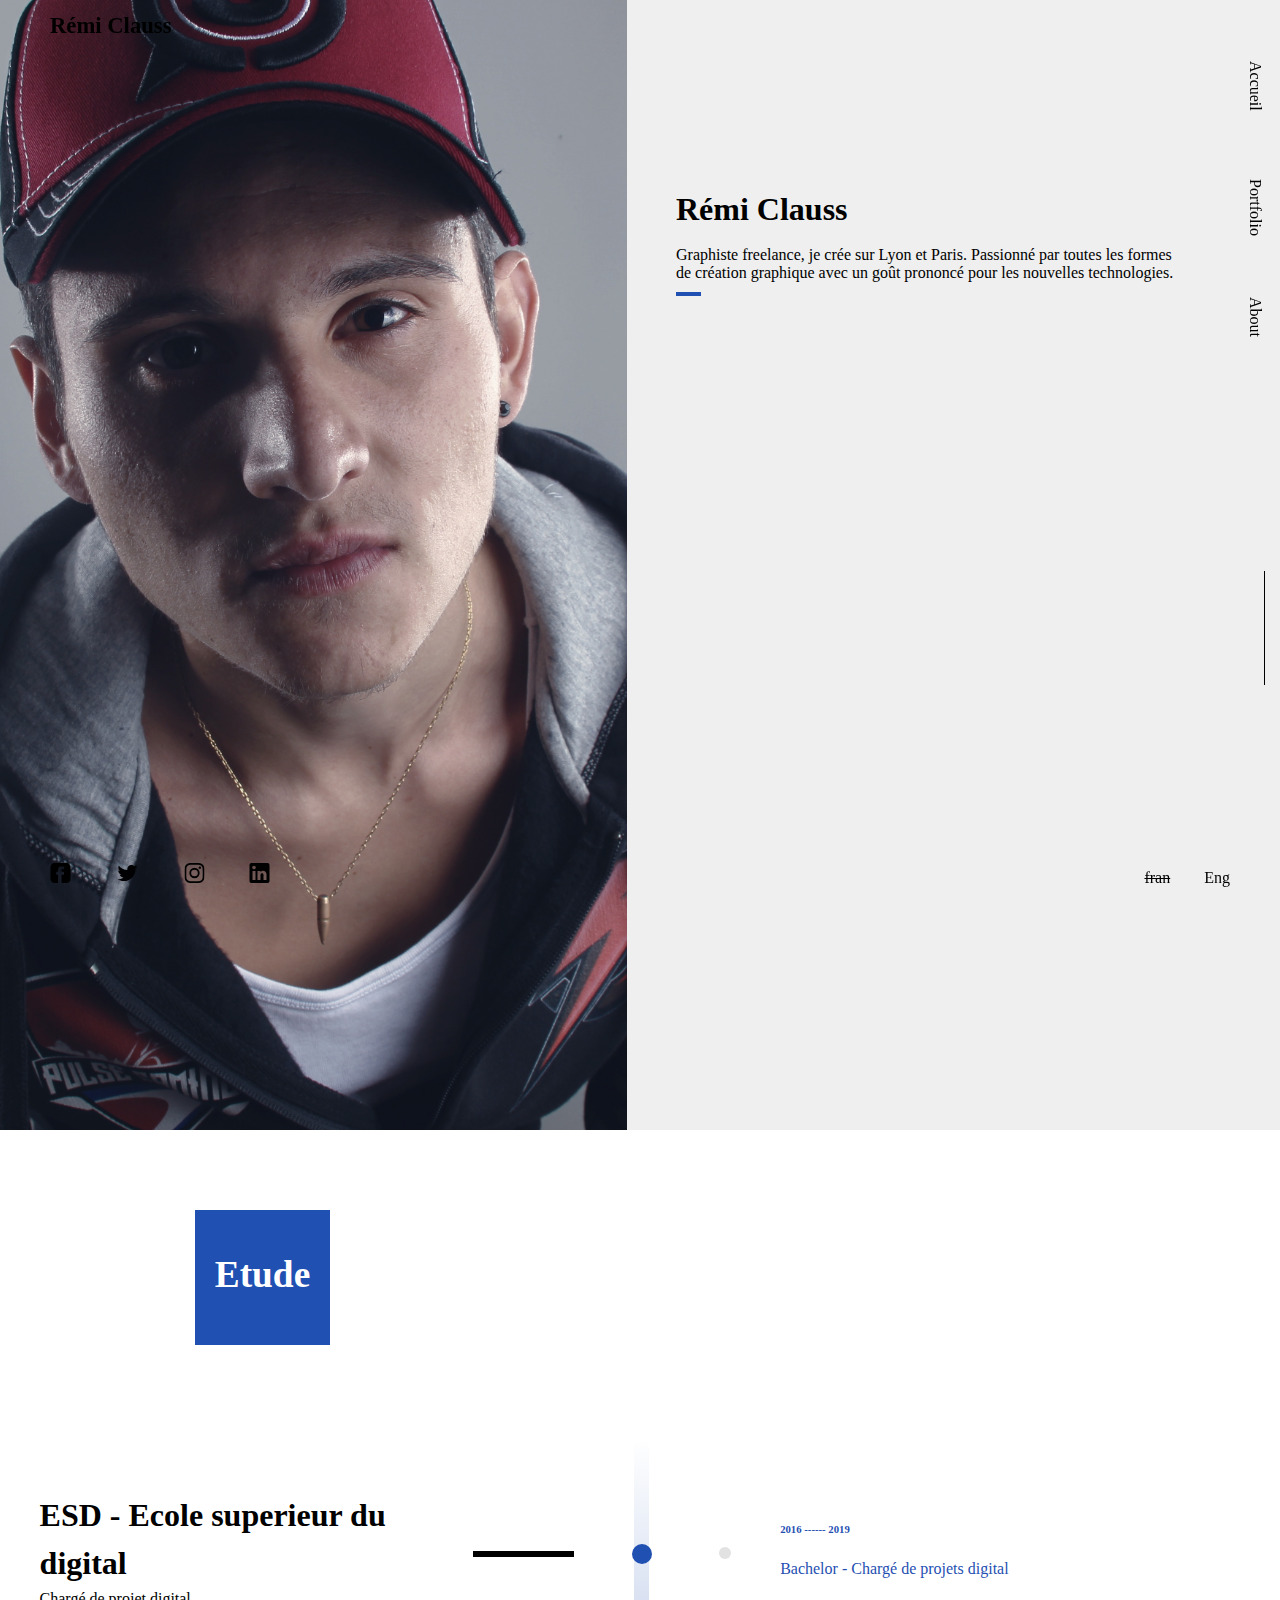
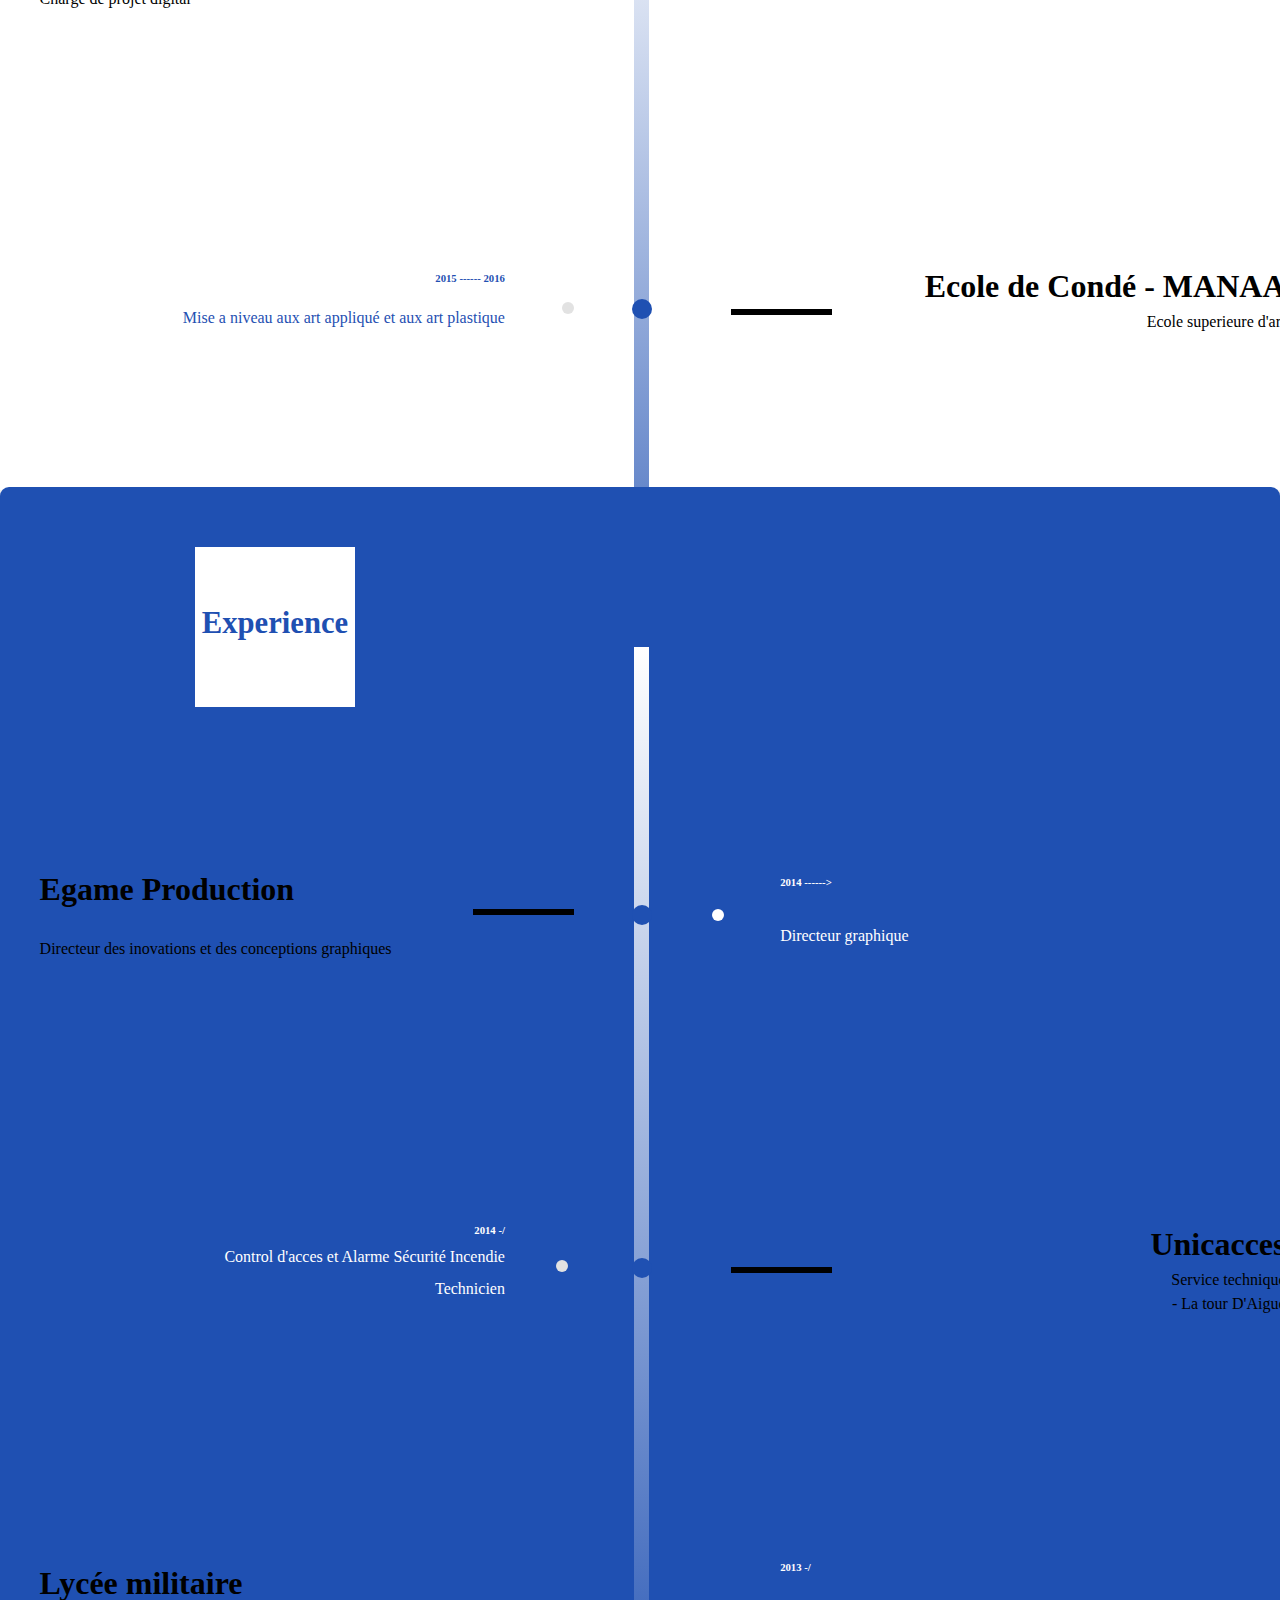
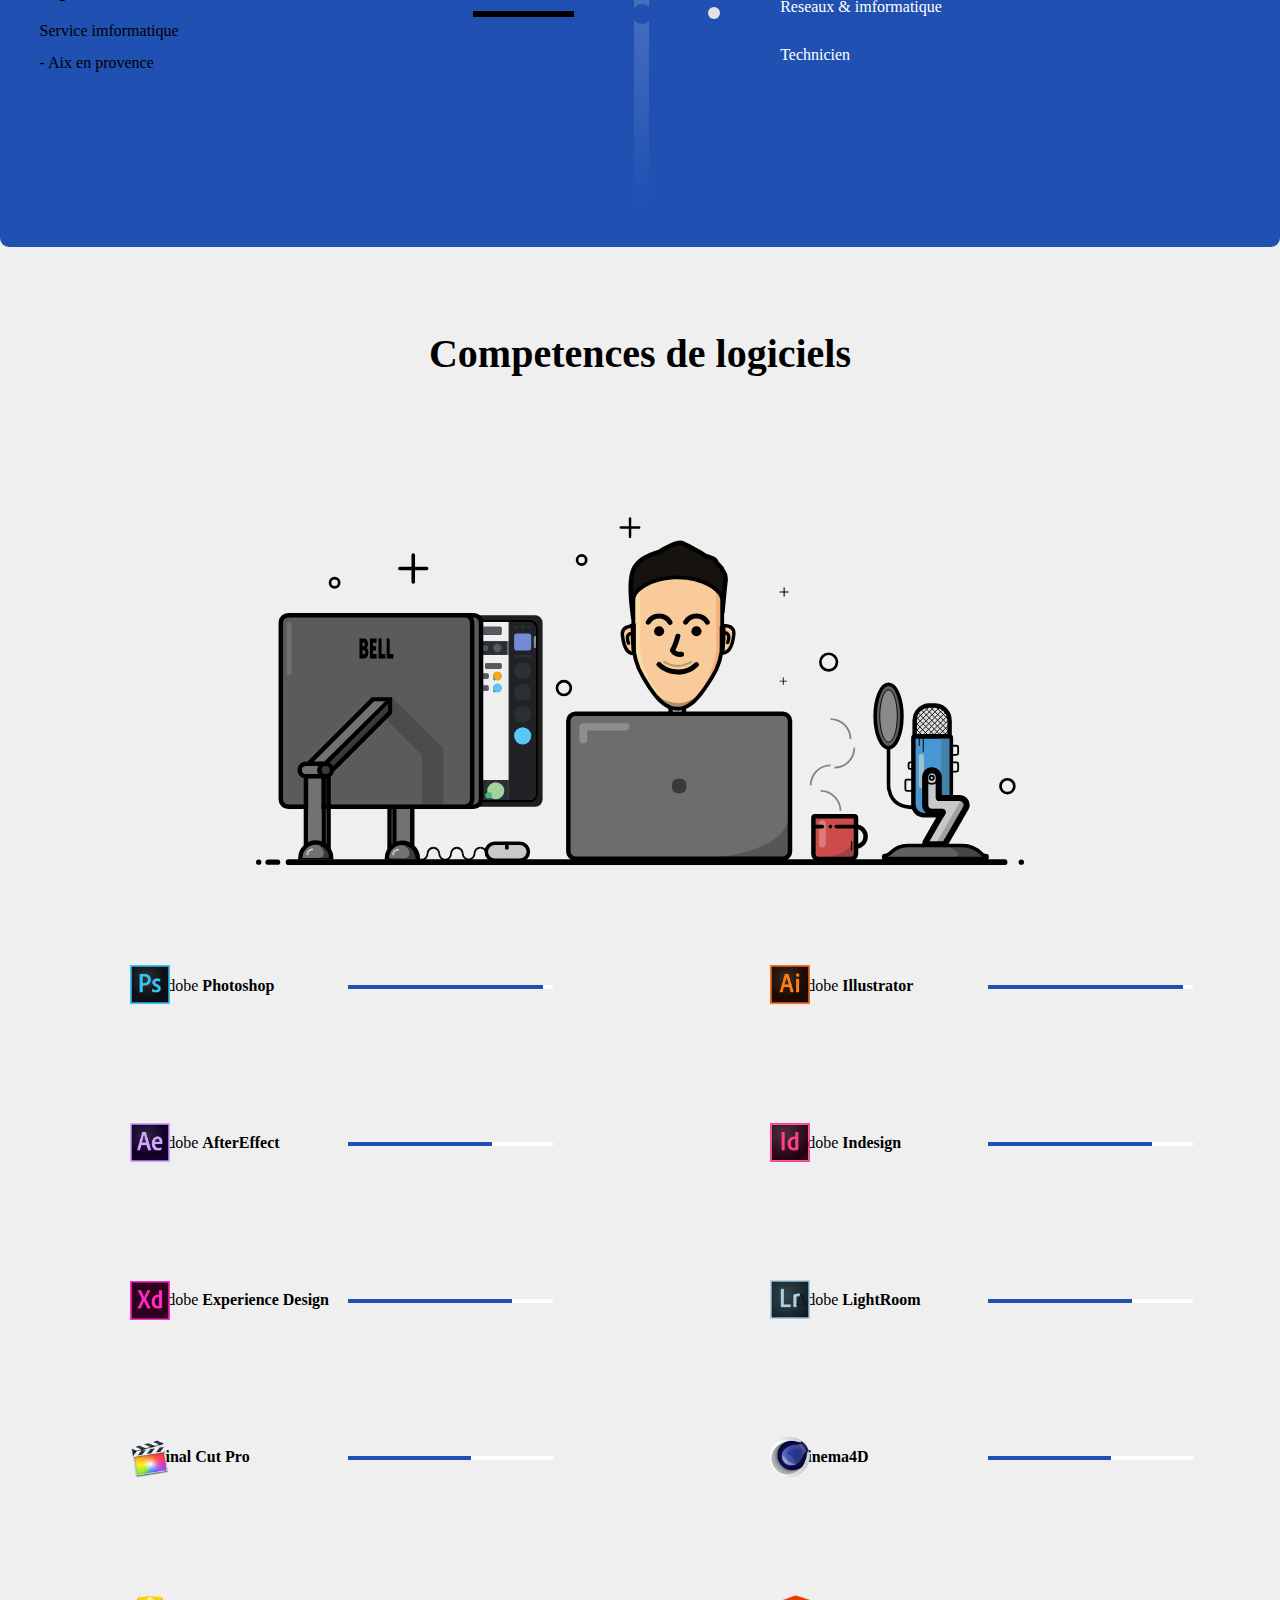
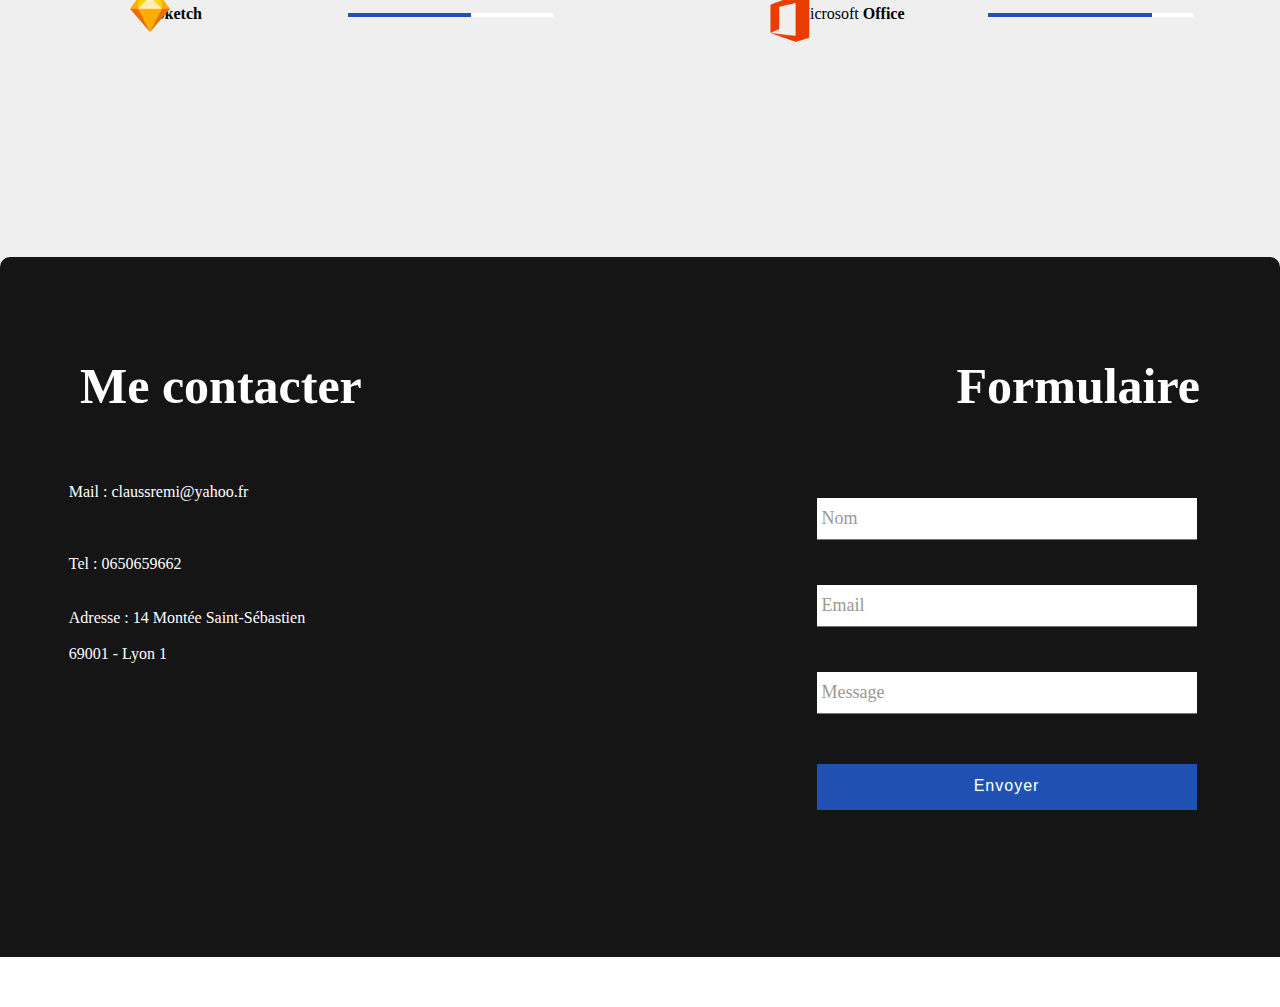
<file: about.html>
<html lang="en">
<head>
  <meta charset="UTF-8">
  <meta name="viewport" content="width=device-width, initial-scale=1.0">
  <meta http-equiv="X-UA-Compatible" content="ie=edge">
  <link rel="stylesheet" href="aboutstyle.css">
  <link rel="stylesheet" href="main2.css">
  <link href="https://fonts.googleapis.com/css?family=PT+Sans" rel="stylesheet">
  <script src="http://ajax.googleapis.com/ajax/libs/jquery/1.11.1/jquery.min.js"></script>
  <title>About</title>
  <div id="div_horloge"></div>

<script type="text/javascript">
window.onload=function() {
  horloge('div_horloge');
};

function horloge(el) {
  if(typeof el=="string") { el = document.getElementById(el); }
  function actualiser() {
    var date = new Date();
    var str = date.getHours();
    str += ':'+(date.getMinutes()<10?'0':'')+date.getMinutes();
    str += ':'+(date.getSeconds()<10?'0':'')+date.getSeconds();
    el.innerHTML = str;
  }
  actualiser();
  setInterval(actualiser,1000);
}
</script>
</head>
<body>
  <div class="barhaut"></div>
    <div class="contain">

	<div class="moi">
			<div id="pp" class="pp"></div>
		<div class="presmoi">
			<h1>Rémi Clauss</h1>
			<p><br>Graphiste freelance, je crée sur Lyon et Paris.
        Passionné par toutes les formes de création graphique
        avec un goût prononcé pour les nouvelles technologies.</p>
			<div id="bar" class="bar">


			</div>

			</div>
	</div>

	<div class="etude">
		<h1 id="etudetitre">Etude</h1>
		<div class="line">
			<div class="puce1"></div>
			<div class="esd">
					<div class="ecole">
						<div class="liage"></div>
						<div class="presecole">
						<h1>ESD - Ecole superieur du digital</h1>
						<p>Chargé de projet digital</p>

						</div>



					</div>
          <div class="puce1-1"></div>
					<div class="diplome">


						<div class="presdiplome">
						<h6>2016 ------ 2019</h6>
						<p>Bachelor - Chargé de projets digital</p>


					</div>

			</div>
		</div>

    <div class="puce13"></div>

    <div class="conde">
        <div class="ecole2">
          <div class="liage2"></div>
          <div class="presecole2">
          <h1>Ecole de Condé - MANAA</h1>
          <p>Ecole superieure d'art</p>

          </div>



        </div>

        <div class="diplome2">
          <div class="puce1-12"></div>

          <div class="presdiplome2">
          <h6>2015 ------ 2016</h6>
          <p>Mise a niveau aux art appliqué et aux art plastique</p>


        </div>

    </div>
  </div>


	</div>

    </div>


    <div class="experience">
      <h1 id="expetitre">Experience</h1>
        <div class="line2">


        <div class="puce14"></div>
        <div class="egame">
  					<div class="entreprise">
  						<div class="liage3"></div>
  						<div class="presentre">
  						<h1>Egame Production</h1>
  						<p>Directeur des inovations et des conceptions graphiques</p>

  						</div>



  					</div>

  					<div class="info">
  						<div class="puce1-2"></div>

  						<div class="presinfo">
  						<h6>2014 ------></h6>
  						<p>Directeur graphique</p>


  					</div>

  			</div>
  		</div>

      <div class="puce15"></div>
      <div class="Unicacces">
          <div class="entreprise2">
            <div class="liage4"></div>
            <div class="presentre2">
            <h1>Unicacces</h1>
            <p>Service technique<br>- La tour D'Aigue</p>

            </div>



          </div>

          <div class="info2">
            <div class="puce1-3"></div>

            <div class="presinfo2">
            <h6>2014 -/</h6>
            <p>Control d'acces et Alarme Sécurité Incendie<br>Technicien</p>


          </div>

      </div>
    </div>

    <div class="puce16"></div>
    <div class="militaire">
        <div class="entreprise3">
          <div class="liage5"></div>
          <div class="presentre3">
          <h1>Lycée militaire</h1>
          <p>Service imformatique<br>- Aix en provence</p>

          </div>



        </div>

        <div class="info3">
          <div class="puce1-4"></div>

          <div class="presinfo3">
          <h6>2013 -/</h6>
          <p>Reseaux & imformatique<br>Technicien</p>


        </div>

    </div>
  </div>












    </div>

    </div>


    <div class="logiciel">

      <h1>Competences de logiciels</h1>

      <img class="ilu" src="img/MYILU.svg" width="60%" alt="">


      <div class="left">

        <div class="bars">

            <div id="bars" class="barps"><div class="progressps"></div><p>Adobe <b>Photoshop</b></p></div>
            <div id="bars" class="barae"><div class="progressae"></div><p>Adobe <b>AfterEffect</b></p></div>
            <div id="bars" class="barxd"><div class="progressxd"></div><p>Adobe <b>Experience Design</b></p></div>
            <div id="bars" class="barfc"><div class="progressfc"></div><p><b>Final Cut Pro</b></p></div>
            <div id="bars" class="barsketch"><div class="progresssketch"></div><p><b>Sketch</b></p></div>

        </div>



        <div class="logologi">



        <img id="logi" src="img/adps.png" width="40px "alt="">
        <img id="logi" src="img/adae.png" width="40px "alt="">
        <img id="logi" src="img/adxd.png" width="40px "alt="">
        <img id="logi" src="img/fc.png" width="40px "alt="">
        <img id="logi" src="img/sketch.png" width="40px "alt="">

        </div>
      </div>


      <div class="right">

        <div class="bars">

            <div id="bars" class="barilu"><div class="progressilu"></div><p>Adobe <b>Illustrator</b></p></div>
            <div id="bars" class="barid"><div class="progressid"></div><p>Adobe  <b>Indesign</b></p></div>
            <div id="bars" class="barlr"><div class="progresslr"></div><p>Adobe <b>LightRoom</b></p></div>
            <div id="bars" class="barc4d"><div class="progressc4d"></div><p><b>Cinema4D</b></p></div>
            <div id="bars" class="barmo"><div class="progressmo"></div><p>Microsoft <b>Office</b></p></div>

        </div>
        <div class="logologi">

            <img id="logi" src="img/adilu.png" width="40px "alt="">
            <img id="logi" src="img/adid.svg" width="40px "alt="">
            <img id="logi" src="img/adlr.png" width="40px "alt="">
            <img id="logi" src="img/c4D.png" width="40px "alt="">
            <img id="logi" src="img/mo.png" width="40px "alt="">




        </div>




      </div>










    </div>


    <!-- <div class="competence">
      <h1 id="competence">Competences Logiciel</h1>
      <div class="moitier">
        <div class="sac"></div>
      </div>





    </div>

    <div class="me">
      <div class="mephoto">

      </div>





    </div> -->

    <div id="footer" class="footer">

      <h1 class="contact">Me contacter</h1>
      <p class="email"><br><br>Mail : claussremi@yahoo.fr<br><br><br><br>Tel : 0650659662<br><br><br>Adresse : 14 Montée Saint-Sébastien<br><br>69001 - Lyon 1</p>
      <h1 class="Formulaire">Formulaire</h1>
      <form>
  <div class="group">
    <input type="text"><span class="highlight"></span><span class="bare"></span>
    <label>Nom</label>
  </div>
  <div class="group">
    <input type="email"><span class="highlight"></span><span class="bare"></span>
    <label>Email</label>
  </div>
  <div class="group">
    <input type="Message"><span class="bare"></span>
    <label>Message</textarea>
  </div>
  <button type="button" class="button buttonBlue">Envoyer
    <div class="ripples buttonRipples"><span class="ripplesCircle"></span></div>
  </button>
</form>




    </div>
  </div>





  <!-- TOP BAR -->
  	<div class="topbar">
      <a href="index.html"><h1 class="logo">Rémi Clauss</h1></a>
      <div id="div_horloge"></div>
      <div class="barhaut"></div>
  	</div>
  <!-- FIN TOP BAR -->


  <!-- BOTTOM BAR -->
  	<div class="bottombar">
      <div class="logoresaux">
          <a href="https://www.facebook.com/remi.clauss" target="_blank"><li id="lilogo" class="logo-facebook">
            <img class="logo-facebook" src="img/logo facebook.svg" stroke="#000" fill="#000000" width="30px" height="20px" alt=""></li></a>

          <a href="https://twitter.com/PuLse_DaiZ" target="_blank"><li id="lilogo" class="logo-twitter">
            <img class="logo-twitter" src="img/twitter-logo-silhouette.svg" width="30px" height="20px" alt=""></li></a>

          <a href="https://www.instagram.com/remiclauss/" target="_blank"><li id="lilogo" class="logo-instagram">
            <img class="logo-instagram" src="img/logo instagram.svg" width="30px" height="20px" alt=""></li></a>

          <a href="https://www.linkedin.com/in/r%C3%A9mi-clauss-0549a4129/" target="_blank"><li id="lilogo" class="logo-linkdin">
            <img class="logo-linkdin" src="img/linkedin-logo.svg" width="30px" height="20px" alt=""></li></a>

      </div>
      <div class="langue">
        <li class="fran">fran</li>
        <li class="ang">Eng</li>
      </div>
        <div class="bottombardesou"></div>
    </div>
  	<!-- FIN BOTTOM BAR -->


  <!-- RIGHT BAR -->
    <div class="rightbar">
      <div class="navigation">
        <a href="index.html"><div class="accueil">Accueil</div></a>
        <a href="portfolio.html"><div class="portfolio">Portfolio</div></a>
        <a href="about.html"><div class="about">About</div></a>
      </div>

      <div class="trait"></div>
    </div>

  	<!-- FIN RIGHT BAR -->

  <script src="js/app.js"></script>


</body>
</html>
</file>
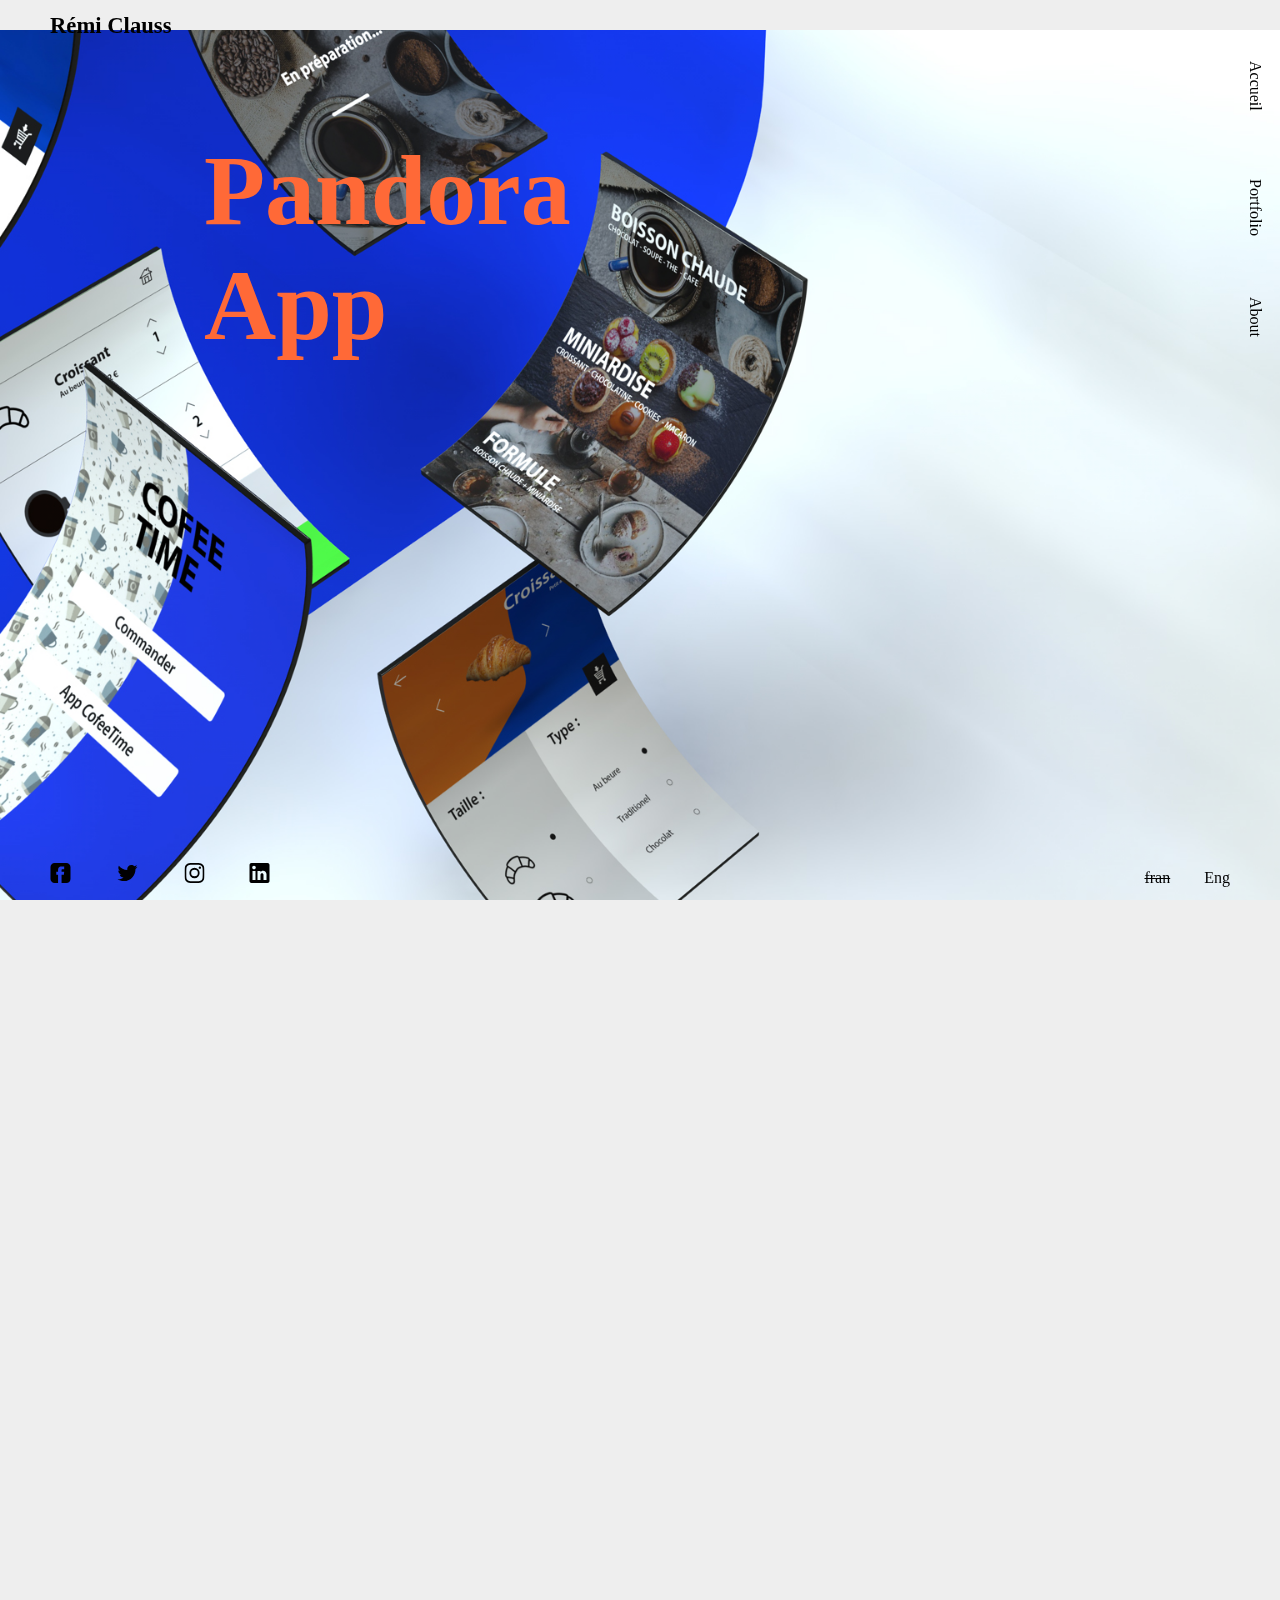
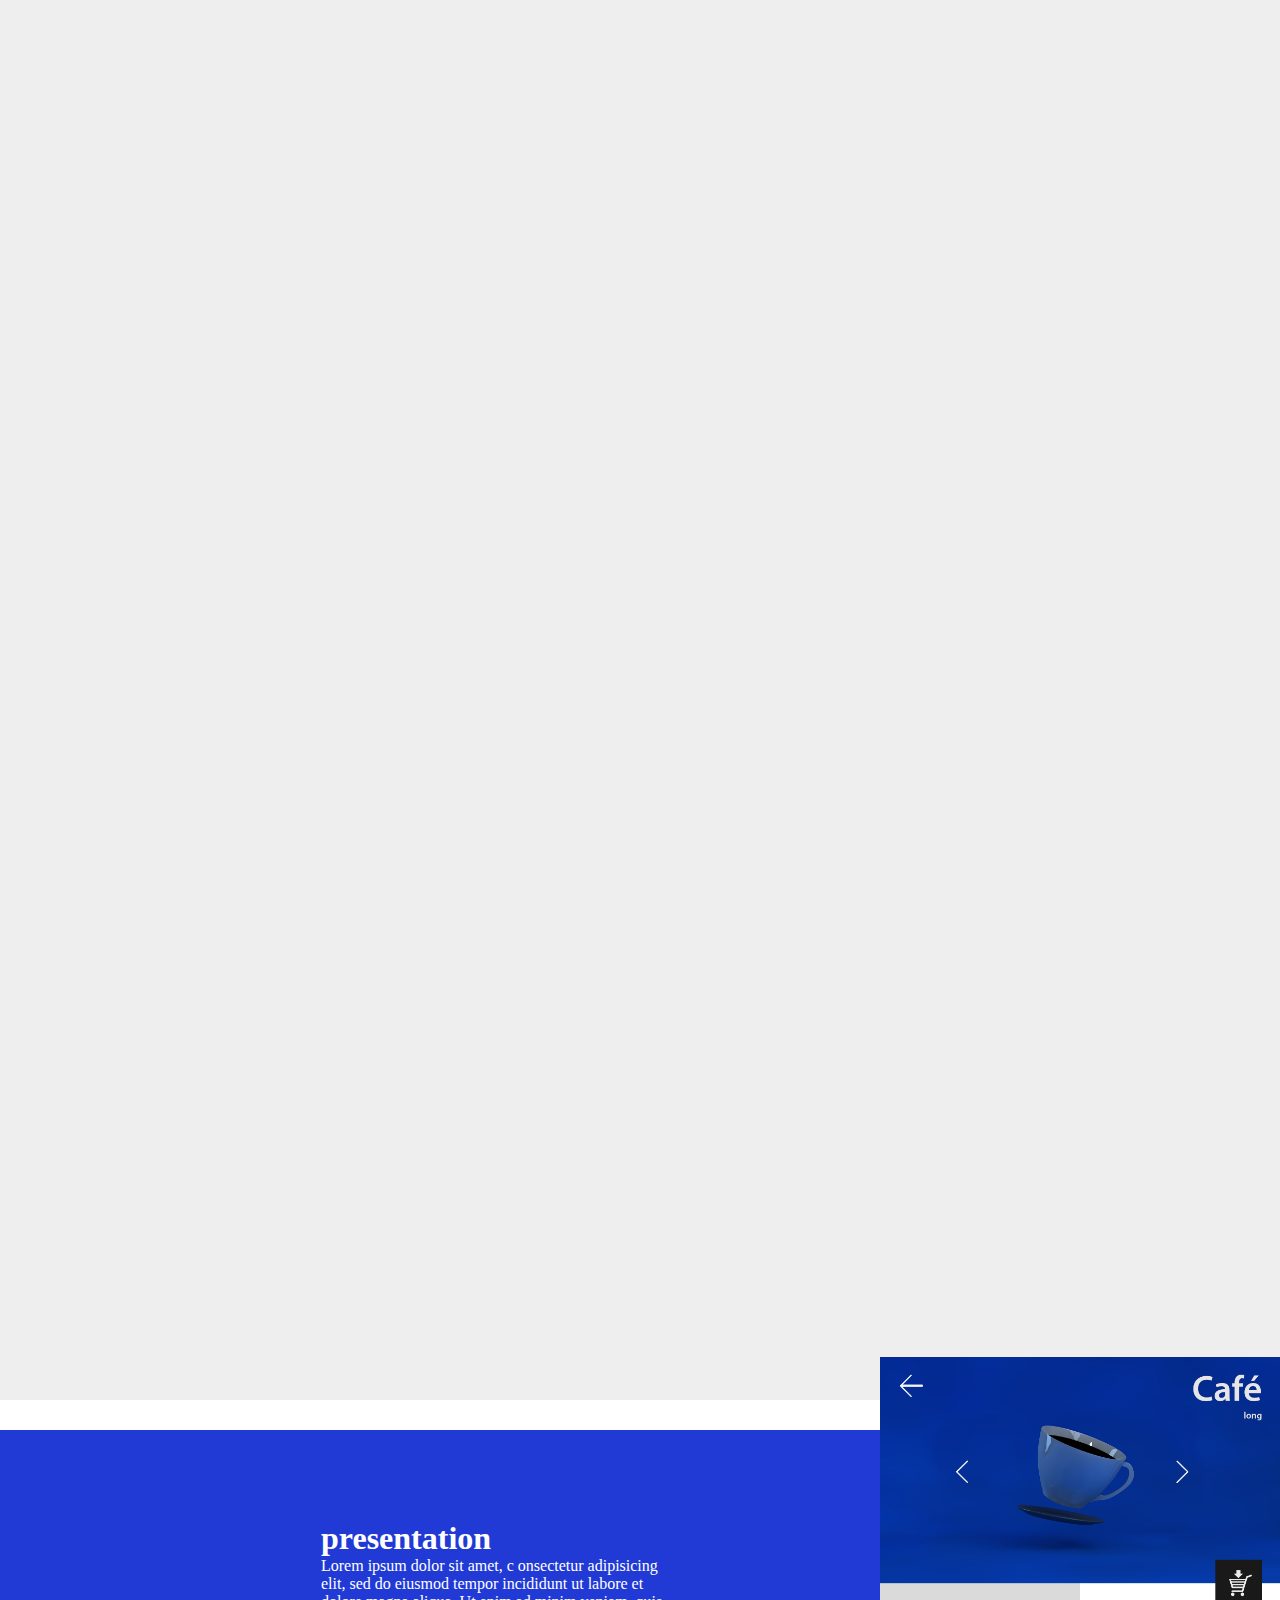
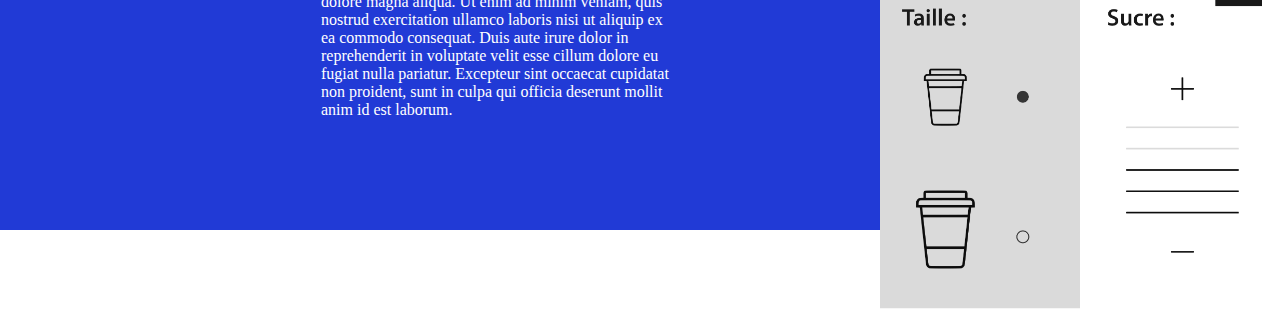
<file: pandora.html>
<!DOCTYPE html>
<html lang="en">
<head>
  <meta charset="UTF-8">
  <meta name="viewport" content="width=device-width, initial-scale=1.0">
  <meta http-equiv="X-UA-Compatible" content="ie=edge">
  <link rel="stylesheet" href="pandora.css">
  <link rel="stylesheet" href="main2.css">
  <link href="https://fonts.googleapis.com/css?family=PT+Sans" rel="stylesheet">
  <title>DAISTUDIO</title>
  <div id="div_horloge"></div>

<script type="text/javascript">
window.onload=function() {
  horloge('div_horloge');
};

function horloge(el) {
  if(typeof el=="string") { el = document.getElementById(el); }
  function actualiser() {
    var date = new Date();
    var str = date.getHours();
    str += ':'+(date.getMinutes()<10?'0':'')+date.getMinutes();
    str += ':'+(date.getSeconds()<10?'0':'')+date.getSeconds();
    el.innerHTML = str;
  }
  actualiser();
  setInterval(actualiser,1000);
}
</script>
</head>
<body id="body">
    <div class="contain" id="contain">
    	<p class="title">Pandora<br>App</p>
      <div class="pandoratitle">
        <div class="bor"></div>
        <h1>Pandora</h1>
        <p>Un écran et une interface dans l’ère du temps</p>

      </div>
      <div class="presentation2"></div>
      <div class="presentation">
				<div class="textpres" id="textpres">
				<h1>presentation</h1>
				<p>Lorem ipsum dolor sit amet, c onsectetur
				adipisicing elit, sed do eiusmod tempor incididunt ut labore et
				dolore magna aliqua. Ut enim ad minim veniam, quis nostrud exercitation
				ullamco laboris nisi ut aliquip ex ea commodo consequat. Duis aute irure dolor
				in reprehenderit in voluptate velit esse cillum dolore eu fugiat nulla pariatur.
				Excepteur sint occaecat cupidatat non proident, sunt in culpa qui officia deserunt
				mollit anim id est laborum.</p></div>
				<div class="img1" id="img1"></div></div>

    </div>





		<!-- TOP BAR -->
			<div class="topbar">
				<a href="index.html"><h1 class="logo">Rémi Clauss</h1></a>
				<div id="div_horloge"></div>
				<div class="barhaut"></div>
			</div>
		<!-- FIN TOP BAR -->


		<!-- BOTTOM BAR -->
			<div class="bottombar">
				<div class="logoresaux">
						<a href="https://www.facebook.com/remi.clauss" target="_blank"><li id="lilogo" class="logo-facebook">
							<img class="logo-facebook" src="img/logo facebook.svg" stroke="#000" fill="#000000" width="30px" height="20px" alt=""></li></a>

						<a href="https://twitter.com/PuLse_DaiZ" target="_blank"><li id="lilogo" class="logo-twitter">
							<img class="logo-twitter" src="img/twitter-logo-silhouette.svg" width="30px" height="20px" alt=""></li></a>

						<a href="https://www.instagram.com/remiclauss/" target="_blank"><li id="lilogo" class="logo-instagram">
							<img class="logo-instagram" src="img/logo instagram.svg" width="30px" height="20px" alt=""></li></a>

						<a href="https://www.linkedin.com/in/r%C3%A9mi-clauss-0549a4129/" target="_blank"><li id="lilogo" class="logo-linkdin">
							<img class="logo-linkdin" src="img/linkedin-logo.svg" width="30px" height="20px" alt=""></li></a>

				</div>
				<div class="langue">
					<li class="fran">fran</li>
					<li class="ang">Eng</li>
				</div>
					<div class="bottombardesou"></div>
			</div>
			<!-- FIN BOTTOM BAR -->


		<!-- RIGHT BAR -->
			<div class="rightbar">
				<div class="navigation">
					<a href="index.html"><div class="accueil">Accueil</div></a>
					<a href="portfolio.html"><div class="portfolio">Portfolio</div></a>
					<a href="about.html"><div class="about">About</div></a>
				</div>

				<div class="trait"></div>
			</div>

			<!-- FIN RIGHT BAR -->

  <script src="js/jquery-3.1.1.min.js" ></script>
  <script src="js/app.js"></script>


</body>
</html>
</file>
<file: aboutstyle.css>
.contain {
  background-color: #efefef;
  overflow: hidden;
  margin: 0px;
  font-family: Roboto;
  margin-bottom: 0px !important;
  position: relative;
  height: 5807px;
  transition: .5s cubic-bezier(0.63, 0.01, 0.28, 0.99);
  bottom: 50px;
}

.contain {}

.pp{
	background-image: url(img/PP.jpg);
	background-size: cover;
	background-position: center;
	position: relative;
	width: 49%;
	height: 100%;
	float: left;
	animation: slidepp .8s cubic-bezier(1, 0.04, 0.58, 1);
}


@keyframes slidepp {

  from{
    width: 100%;
  }

  to{
		width: 49%;
  }

}



.presmoi{
	float: right;
	width: 40%;
	margin-right: 92px;
	margin-top: 241px;
}

.bar{
	position: relative;
	width: 25px;
	top: 10px;
	height: 4px;
	background-color: #1F50B2;
	animation: slideb 1.5s cubic-bezier(1, 0.04, 0, 0.98);
}


@keyframes slideb {

  from{
    width: 100%;
  }

  to{
		width: 25px;
  }

}




.moi {
    position: relative;
    width: 100%;
    height: 1200px;
}

#etudetitre{
  position: relative;
  top: 80px;
  width: 135px;
  height: 135px;
  left: 195px;
  font-weight: bold;
  font-size: 40pt;
  color: white;
  font-size: 28pt;
  background-color: #1F50B2;
  text-align: center;
  line-height: 3.5;
  transition: .5s cubic-bezier(0.63, 0.01, 0.28, 0.99);

}
.etude{
	position: relative;
	width: 100%;
	height: 960px;
	background-color: #ffffff;
	top: -20px;
}

.line{
	position: relative;
	width: 15px;
	height: 100%;
	background-image: linear-gradient(to top, #1F50B2 0%, #ffffff 100%);
	border-radius: 14px;
	margin-left: 49.5%;
	margin-top: 174px;
}
.line2{
	position: absolute;
	width: 15px;
	height: 85%;
	background-image: linear-gradient(to top, #1F50B2 0%, #ffffff 100%);
	border-radius: -16px;
	margin-left: 49.5%;
	margin-top: 0px;
}

.puce1{
	position: relative;
	width: 20px;
	height: 20px;
	background-color: #1F50B2;
	border-radius: 100%;
	right: 2px;
	top: 105px;
}

.esd{
	width: 8866%;
	position: relative;
	height: 201px;
	right: 646px;
	/* background-color: #b1b1b1; */
}

.ecole{
	position: relative;
	float: left;
	padding: 2em;
	line-height: 1.5;
	width: 38%;
	height: 68%;
	right: 0px;
	border-radius: 4px;
	/* background-color: #f1f1f1; */
}

.liage{
	position: relative;
	float: right;
	width: 20%;
	height: 4%;
	top: 44%;
	right: -49px;
	/* border-radius: 4px; */
	background-color: #000000;
}

.diplome{
	line-height: 3;
	position: relative;
	float: right;
	left: 0px;
	width: 40%;
	height: 100%;
	border-radius: 4px;
	/* position: relative; */
	/* float: left; */
	padding: 2em;
	width: 38%;
	height: 68%;
	border-radius: 4px;
}

.presecole{
	position: relative;
	width: auto;
	height: auto;
	margin-left: 20px;
}

.presdiplome{
	position: relative;
	width: auto;
	height: 100%;
	/* margin-left: 20px; */
	margin: 0 auto;
	top: 16%;
	text-align: left;
	color: #1F50B2;
}

.puce1-1{
	position: absolute;
	width: 12px;
	height: 12px;
	background-color: #e2e2e2;
	border-radius: 100%;
	top: 44%;
	left: 55%;
}

.puce1-2{
	position: relative;
	width: 12px;
	height: 12px;
	background-color: #ffffff;
	border-radius: 100%;
	top: 44%;
	right: 68px;
}




.puce13{
	position: relative;
	width: 20px;
	height: 20px;
	background-color: #1F50B2;
	border-radius: 100%;
	right: 2px;
	top: 239px;
}

.conde{
  top: 150px;
  width: 8866%;
	position: relative;
	height: 170px;
	right: 646px;
}


.ecole2{
	position: relative;
	float: right;
	width: 40%;
	height: 100%;
	border-radius: 4px;
	/* background-color: #f1f1f1; */
	position: relative;
	/* float: left; */
	padding: 2em;
	line-height: 1.5;
	width: 38%;
	height: 68%;
	left: 0px;
	text-align: right;
	/* border-radius: 4px; */
}

.liage2{
	position: relative;
	float: left;
	width: 20%;
	height: 4%;
	top: 46%;
	right: 50px;
	/* border-radius: 4px; */
	background-color: #f1f1f1;
	/* position: relative; */
	/* float: right; */
	/* width: 20%; */
	height: 5%;
	top: 41%;
	left: -49px;
	/* border-radius: 4px; */
	background-color: #000000;
}

.diplome2{
	line-height: 3;
	text-align: right;
	position: relative;
	float: left;
	width: 40%;
	height: 100%;
	border-radius: 4px;
	/* line-height: 3; */
	/* position: relative; */
	/* float: right; */
	right: 0px;
	padding: 2em;
	width: 38%;
	height: 68%;
	border-radius: 4px;
}

.presecole2{
	position: relative;
	width: auto;
	height: auto;
	margin-left: 20px;
}

.presdiplome2{
	position: relative;
	width: auto;
	height: auto;
	margin-right: 20px;
	color: #1F50B2;
}

.puce1-12{
	position: absolute;
	width: 12px;
	height: 12px;
	background-color: #e0e0e0;
	border-radius: 100%;
	top: 44%;
	right: 575px;
	position: absolute;
	width: 12px;
	height: 12px;
	background-color: #e2e2e2;
	border-radius: 100%;
	top: 40%;
	right: -3%;
}


#expetitre{
  position: relative;
  top: 60px;
  width: 160px;
  height: 160px;
  left: 195px;
  font-weight: bold;
  font-size: 40pt;
  color: #1F50B2;
  font-size: 23pt;
  background-color: #ffffff;
  text-align: center;
  line-height: 5;
  transition: .5s cubic-bezier(0.63, 0.01, 0.28, 0.99);
}
.experience {
    position: relative;
    position: relative;
    width: 100%;
    height: 1360px;
    background-color: #1F50B2;
    top: -23px;
    border-radius: 9px;
}

h1 {
    margin: 0;
}


.egame{
  top: 150px;
  width: 100%;
  position: relative;
  height: 170px;
  right: 0;
  width: 8866%;
  position: relative;
  height: 170px;
  right: 646px;
  width: 8866%;
  position: relative;
  height: 201px;
  right: 646px;
  /* background-color: #b1b1b1; */
}

.puce14{
	position: relative;
	width: 20px;
	height: 20px;
	background-color: #1F50B2;
	border-radius: 100%;
	right: 2px;
	top: 258px;
}


.entreprise{
	position: relative;
	float: left;
	/* width: 30%; */
	/* right: -190px; */
	height: 100%;
	border-radius: 4px;
	/* background-color: #1F50B2; */
	position: relative;
	float: left;
	width: 40%;
	height: 100%;
	border-radius: 4px;
	/* background-color: #f1f1f1; */
	position: relative;
	float: left;
	padding: 2em;
	line-height: 2.5;
	width: 38%;
	height: 68%;
	right: 0px;
	border-radius: 4px;
	/* background-color: #f1f1f1; */
}

.liage3{
	position: relative;
	float: right;
	width: 20%;
	height: 4%;
	top: 46%;
	right: -49px;
	/* border-radius: 4px; */
	background-color: #1F50B2;
	position: relative;
	float: right;
	width: 20%;
	height: 4%;
	top: 44%;
	right: -49px;
	/* border-radius: 4px; */
	background-color: #000000;
}

.info{
	line-height: 3;
	text-align: left;
	position: relative;
	float: right;
	width: 40%;
	height: 100%;
	border-radius: 4px;
	line-height: 4;
	position: relative;
	float: right;
	left: 0px;
	width: 40%;
	height: 100%;
	border-radius: 4px;
	/* position: relative; */
	/* float: left; */
	padding: 2em;
	width: 38%;
	height: 68%;
	border-radius: 4px;
}

.presentre{
	position: relative;
	width: auto;
	height: auto;
	margin-left: 20px;
}

.presinfo{
	position: relative;
	width: auto;
	height: auto;
	margin-right: 20px;
	color: #ffffff;
}

.Unicacces{
  top: 300px;
  width: 100%;
  position: relative;
  height: 170px;
  right: 0;
  width: 8866%;
  position: relative;
  height: 170px;
  right: 646px;
  /* top: 150px; */
  width: 8866%;
  position: relative;
  height: 170px;
  right: 646px;
}

.puce15{
	position: relative;
	width: 20px;
	height: 20px;
	background-color: #1F50B2;
	border-radius: 100%;
	right: 2px;
	top: 390px;
}
.liage4{
	position: relative;
	float: left;
	width: 20%;
	height: 4%;
	top: 46%;
	right: 60px;
	/* border-radius: 4px; */
	background-color: #1F50B2;
	position: relative;
	float: left;
	width: 20%;
	height: 4%;
	top: 46%;
	right: 50px;
	/* border-radius: 4px; */
	background-color: #f1f1f1;
	/* position: relative; */
	/* float: right; */
	/* width: 20%; */
	height: 5%;
	top: 41%;
	left: -49px;
	/* border-radius: 4px; */
	background-color: #000000;
}

.puce1-3{
	position: relative;
	width: 12px;
	height: 12px;
	background-color: #ffffff;
	border-radius: 100%;
	top: 44%;
	right: -583px;
	position: absolute;
	width: 12px;
	height: 12px;
	background-color: #e0e0e0;
	border-radius: 100%;
	top: 44%;
	right: 575px;
	position: absolute;
	width: 12px;
	height: 12px;
	background-color: #e2e2e2;
	border-radius: 100%;
	top: 40%;
	right: -2%;
}

.entreprise2{
	position: relative;
	float: left;
	/* width: 30%; */
	/* right: -190px; */
	height: 100%;
	border-radius: 4px;
	/* background-color: #1F50B2; */
	position: relative;
	float: right;
	width: 40%;
	height: 100%;
	border-radius: 4px;
	/* background-color: #f1f1f1; */
	position: relative;
	float: right;
	width: 40%;
	height: 100%;
	border-radius: 4px;
	/* background-color: #f1f1f1; */
	position: relative;
	/* float: left; */
	padding: 2em;
	line-height: 1.5;
	width: 38%;
	height: 68%;
	left: 0px;
	text-align: right;
	/* border-radius: 4px; */
}



.info2{
	/* line-height: 3; */
	text-align: right;
	position: relative;
	float: left;
	width: 40%;
	height: 100%;
	border-radius: 4px;
	line-height: 2;
	text-align: right;
	position: relative;
	float: left;
	width: 40%;
	height: 100%;
	border-radius: 4px;
	/* line-height: 3; */
	/* position: relative; */
	/* float: right; */
	right: 0px;
	padding: 2em;
	width: 38%;
	height: 68%;
	border-radius: 4px;
}

.presentre2{
	position: relative;
	width: auto;
	height: auto;
	margin-left: 20px;
}

.presinfo2{
	position: relative;
	width: auto;
	height: auto;
	margin-right: 20px;
	color: #ffffff;
}

.militaire{
  top: 441px;
  width: 100%;
  position: relative;
  height: 170px;
  right: 0;
  width: 8866%;
  position: relative;
  height: 170px;
  right: 647px;
  /* top: 150px; */
  width: 100%;
  position: relative;
  height: 170px;
  right: 0;
  width: 8866%;
  position: relative;
  height: 170px;
  right: 646px;
  width: 8866%;
  position: relative;
  height: 201px;
  right: 646px;
  /* background-color: #b1b1b1; */
}

.puce16{
	position: relative;
	width: 20px;
	height: 20px;
	background-color: #1F50B2;
	border-radius: 100%;
	right: 2px;
	top: 546px;
}
.liage5{
	position: relative;
	float: right;
	width: 20%;
	height: 4%;
	top: 46%;
	right: -61px;
	/* border-radius: 4px; */
	background-color: #1F50B2;
	position: relative;
	float: right;
	width: 20%;
	height: 4%;
	top: 46%;
	right: -49px;
	/* border-radius: 4px; */
	background-color: #1F50B2;
	position: relative;
	float: right;
	width: 20%;
	height: 4%;
	top: 44%;
	right: -49px;
	/* border-radius: 4px; */
	background-color: #000000;
}

.puce1-4{
	position: relative;
	width: 12px;
	height: 12px;
	background-color: #ffffff;
	border-radius: 100%;
	top: 44%;
	left: 60px;
	position: absolute;
	width: 12px;
	height: 12px;
	background-color: #e2e2e2;
	border-radius: 100%;
	top: 44%;
	left: -7%;
}

.entreprise3{
	position: relative;
	float: left;
	/* width: 30%; */
	/* right: -190px; */
	height: 100%;
	border-radius: 4px;
	/* background-color: #1F50B2; */
	position: relative;
	float: left;
	width: 40%;
	height: 100%;
	border-radius: 4px;
	/* background-color: #f1f1f1; */
	position: relative;
	float: left;
	/* width: 30%; */
	/* right: -190px; */
	height: 100%;
	border-radius: 4px;
	/* background-color: #1F50B2; */
	position: relative;
	float: left;
	width: 40%;
	height: 100%;
	border-radius: 4px;
	/* background-color: #f1f1f1; */
	position: relative;
	float: left;
	padding: 2em;
	line-height: 2;
	width: 38%;
	height: 68%;
	right: 0px;
	border-radius: 4px;
	/* background-color: #f1f1f1; */
}



.info3{
	/* line-height: 3; */
	text-align: left;
	position: relative;
	float: right;
	width: 40%;
	height: 100%;
	border-radius: 4px;
	line-height: 3;
	text-align: left;
	position: relative;
	float: right;
	width: 40%;
	height: 100%;
	border-radius: 4px;
	line-height: 3;
	position: relative;
	float: right;
	left: 0px;
	width: 40%;
	height: 100%;
	border-radius: 4px;
	/* position: relative; */
	/* float: left; */
	padding: 2em;
	width: 38%;
	height: 68%;
	border-radius: 4px;
}

.presentre3{
	position: relative;
	width: auto;
	height: auto;
	margin-left: 20px;
}

.presinfo3{
	position: relative;
	width: auto;
	height: auto;
	margin-right: 20px;
	color: #ffffff;
}

.logiciel h1{
  position: relative;
  font-size: 40px;
  text-align: center;
  top: 60px;
}
.logiciel{
  position: absolute;
  width: 100%;
  height: 800px;
}

.ilu{
  position: relative;
  margin: 0 auto;
  width: 60%;
  left: 20%;
  right: 20%;
  top: 200px;
}

.logologi{
  position: relative;
  width: 70px;
}

.left{
  display: block;
  position: relative;
  height: 800px;
  width: 50%;
  float: left;
  top: 300px;
}

.right{
  position: relative;
  height: 800px;
  width: 50%;
  float: right;
  top: 300px;
}
#logi{
  margin-left: 130px;
  margin-bottom: 118px;
}

#bars{
  float: right;
  position: relative;
  height: 4px;
  width: 80%;
  background-color: #ffffff;
  margin-bottom: 133px;
  margin-right: 87px;
  margin-top: 20px;
  border-radius: 0px;
}

.bars{
  float: right;
  position: relative;
  height: 800px;
  width: 40%;
}
.competence {
    position: relative;
    position: relative;
    width: 100%;
    height: 964px;
    /* background-color: #e0e0e0; */
    top: -20px;
}

.moitier{
  position: relative;
  width: 50%;
  height: 922px;
  background-color: white;
  float: right;
  /* top: -42px; */
  border-radius: 9px 0px 0px 9px;
}

.sac{
  background-image: url(img/sac.png);
  width: 312px;
  height: 322px;
  margin: 0 auto;
  top: 294px;
  position: relative;
}

h1#competence {
    position: relative;
    top: 84px;
    left: 100px;
}

.mephoto{
  position: relative;
  width: 50%;
  height: 857px;
  background-image: url(img/cv.jpg);
  background-position: center;
  background-size: contain;
}

.footer{
  position: absolute;
  width: 100%;
  height: 700px;
  background-color: #151515;
  bottom: 0;
  border-radius: 10px 10px 0px 0px;
  transition: .4s ease;
}


.progressps{
  position: relative;
  height: 100%;
  background-color: #1F50B2;
  width: 95%;
  border-radius: 0px;

}

.progressae{
  position: relative;
  height: 100%;
  background-color: #1F50B2;
  width: 70%;
  border-radius: 0px;

}

.progressxd{
  position: relative;
  height: 100%;
  background-color: #1F50B2;
  width: 80%;
  border-radius: 0px;

}

.progressfc{
  position: relative;
  height: 100%;
  background-color: #1F50B2;
  width: 60%;
  border-radius: 0px;

}

.progresssketch{
  position: relative;
  height: 100%;
  background-color: #1F50B2;
  width: 60%;
  border-radius: 0px;

}

.progressilu{
  position: relative;
  height: 100%;
  background-color: #1F50B2;
  width: 95%;
  border-radius: 0px;

}

.progressid{
  position: relative;
  height: 100%;
  background-color: #1F50B2;
  width: 80%;
  border-radius: 0px;

}

.progresslr{
  position: relative;
  height: 100%;
  background-color: #1F50B2;
  width: 70%;
  border-radius: 0px;

}

.progressc4d{
  position: relative;
  height: 100%;
  background-color: #1F50B2;
  width: 60%;
  border-radius: 0px;

}

.progressmo{
  position: relative;
  height: 100%;
  background-color: #1F50B2;
  width: 80%;
  border-radius: 0px;

}

#bars p{
  position: relative;
  left: -94%;
  top: -12px;
}


hgroup {
	text-align:center;
	margin-top: 4em;
}

/*h1, h3 { font-weight: 300; }

h1 { color: #636363; }

h3 { color: #1F50B2; }*/

form {
	width: 380px;
	margin-right: -160px;
	margin-top: 241px;
	float: right;
}

.group {
	position: relative;
	margin-bottom: 45px;
}

input {
	font-size: 18px;
	padding: 10px 10px 10px 5px;
	-webkit-appearance: none;
	display: block;
	/* background: #fafafa; */
	color: #636363;
	width: 100%;
	border: none;
	border-radius: 0;
	border-bottom: 1px solid #757575;
}

input:focus { outline: none; }


/* Label */

label {
	color: #999;
	font-size: 18px;
	font-weight: normal;
	position: absolute;
	pointer-events: none;
	left: 5px;
	top: 10px;
	transition: all 0.2s ease;
}


/* active */

input:focus ~ label, input.used ~ label {
	top: -20px;
  transform: scale(.75); left: -2px;
	/* font-size: 14px; */
	color: #1F50B2;
}


/* Underline */

.bare {
	position: relative;
	display: block;
	width: 100%;
}

.bare:before, .bar:after {
	content: '';
	height: 2px;
	width: 0;
	bottom: 1px;
	position: absolute;
	background: #1F50B2;
	transition: all 0.2s ease;
}

.bare:before { left: 50%; }

.bare:after { right: 50%; }


/* active */

input:focus ~ .bar:before, input:focus ~ .bar:after { width: 50%; }


/* Highlight */

.highlight {
	position: absolute;
	height: 60%;
	width: 100px;
	top: 25%;
	left: 0;
	pointer-events: none;
	opacity: 0.5;
}


/* active */

input:focus ~ .highlight {
	animation: inputHighlighter 0.3s ease;
}


/* Animations */

@keyframes inputHighlighter {
	from { background: #1F50B2; }
	to 	{ width: 0; background: transparent; }
}


/* Button */

.button {
  position: relative;
  display: inline-block;
  padding: 12px 24px;
  margin: .3em 0 1em 0;
  width: 100%;
  vertical-align: middle;
  color: #fff;
  font-size: 16px;
  line-height: 20px;
  -webkit-font-smoothing: antialiased;
  text-align: center;
  letter-spacing: 1px;
  background: transparent;
  border: 0;
  border-bottom: 2px solid #1F50B2;
  cursor: pointer;
  transition: all 0.15s ease;
}
.button:focus { outline: 0; }


/* Button modifiers */

.buttonBlue {
  background: #1F50B2;
  text-shadow: 1px 1px 0 rgba(39, 110, 204, .5);
}

.buttonBlue:hover { background: #1F50B2; }


/* Ripples container */

.ripples {
  position: absolute;
  top: 0;
  left: 0;
  width: 100%;
  height: 100%;
  overflow: hidden;
  background: transparent;
}


/* Ripples circle */

.ripplesCircle {
  position: absolute;
  top: 50%;
  left: 50%;
  transform: translate(-50%, -50%);
  opacity: 0;
  width: 0;
  height: 0;
  border-radius: 50%;
  background: rgba(255, 255, 255, 0.25);
}

.ripples.is-active .ripplesCircle {
  animation: ripples .4s ease-in;
}


/* Ripples animation */

@keyframes ripples {
  0% { opacity: 0; }

  25% { opacity: 1; }

  100% {
    width: 200%;
    padding-bottom: 200%;
    opacity: 0;
  }
}

footer { text-align: center; }

footer p {
	color: #888;
	font-size: 13px;
	letter-spacing: .4px;
}

footer a {
	color: #1F50B2;
	text-decoration: none;
	transition: all .2s ease;
}

footer a:hover {
	color: #666;
	text-decoration: underline;
}

.contact{
  position: relative;
  top: 100px;
  left: 80px;
  font-weight: bold;
  font-size: 50px;
  color: #FFF;
  float: left;
}

.formulaire{
  position: relative;
  top: 100px;
  right: 80px;
  font-weight: bold;
  font-size: 50px;
  color: #FFF;
  float: right;
}

.email{
  position: relative;
  top: 190px;
  left: -213px;
  color: #FFF;
  float: left;
}

textarea {
    /* Pour aligner correctement les champs multilignes et leurs étiquettes */
    vertical-align: top;

    /* Pour donner assez d'espace pour entrer du texte */
    height: 5em;

    /* Pour permettre aux utilisateurs de redimensionner un champ textuel horizontalement
       Cela ne marche pas avec tous les navigateurs  */
    resize: vertical;
}
</file>
<file: main2.css>
::-webkit-scrollbar {
    width: 4px;
		height: 10px;
    position: absolute;

}

::-webkit-scrollbar:hover {
    width: 10px;
		height: 10px;

}
::-webkit-scrollbar-thumb:vertical {
    height: 2px;
    background-color: #1F50B2;
}
::-webkit-scrollbar-track-piece{

}
*{
	margin: 0;
}

html, body {
	margin: 0;
	background-color: #ffffff;
	font-family: Geomanist;
}

a{
	text-decoration: none;
	color: black;
}


.barhaut{
  position: fixed;
  width: auto;
  left: 0px;
  right: 0px;
  height: 0px;
  background-color: white;
  z-index: -1;
  transition: .5s cubic-bezier(0.63, 0.01, 0.28, 0.99);
}
.topbar{
  position: fixed;
  left: 0;
  line-height: 0.5;
  text-align: center;
  width: auto;
  height: 50px;
  left: 50px;
  right: 50px;
  top: 0px;
  animation: slidetop 1s cubic-bezier(1, 0.01, 0, 0.98);
  /* background-color: white; */
}


@keyframes slidetop {

  from{
    top:-75px;
  }

  to{
    top: 0px;
  }
}

h1.logo {
    position: relative;
    color: black;
    font-family: Roboto;
    text-align: left;
    font-size: 17pt;
    float: left;
    width: 128px;
    top: 20px;
    margin: 0;
  }



	#div_horloge{
  text-align: center;
  top: 26px;
  position: absolute;
  left: 49%;
}
.bottombardesou{
  position: fixed;
  bottom: 0;
  z-index: -1;
  /* width: 98%; */
  /* margin-bottom: 15px; */
  right: 0px;
  left: 0px;
  height: 0px;
  background-color: white;
  line-height: 3.5;
  transition: .5s cubic-bezier(0.63, 0.01, 0.28, 0.99);
}
.bottombar{
  position: fixed;
  bottom: 0;
  height: 50px;
  width: auto;
  left: 50px;
  line-height: 3.5;
  right: 50px;
  animation: slidebottom 1s cubic-bezier(1, 0.01, 0, 0.98);
  /* background-color: white; */
}






@keyframes slidebottom {

  from{
    height:0px;
  }

  to{
    height: 70px;
  }
}

.rightbar{
  position: fixed;
  right: 0;
  top: 50px;
  bottom: 50px;
  height: auto;
  width: 50px;
  animation: slideright .6s cubic-bezier(1, 0.01, 0.99, 1);
  /* background-color: #ffffff; */
}

@keyframes slideright {

  from{
    right: -75px;
  }

  to{
    right: 0px;
  }
}

.logoresaux{
  width: 230px;
  height: 20px;
  display: inline-block;

}
#lilogo{
    display: inline-block;
}

li.fran{
  display: inline-block;
  margin-right: 30px;
  text-decoration: line-through;
}

li.ang{
  display: inline-block;
  text-decoration: none;
}


li.ang:hover{
  text-decoration: line-through;
  cursor: pointer;
}
.langue{
  display: inline-block;
  color: black;
  float: right;
}

.logo-facebook{
  width: 21px;
  height: 20px;
  margin-right: 40px;
}

.logo-twitter{
  width: 25px;
  height: 20px;
  margin-right: 40px;
}

.logo-instagram{
  width: 21px;
  height: 20px;
  margin-right: 40px;
}

.logo-linkdin{
  width: 21px;
  height: 20px;
}

.trait{
  width: 1px;
  position: relative;
  /* position: relative; */
  height: 114px;
  background-color: black;
  top: 30%;
  /* margin-top: 209px; */
  right: -34px;
  /* transform: translateX(70px); */
  animation: slidebar 1s cubic-bezier(1, 0.01, 0, 0.99);
}

@keyframes slidebar {

  0%{
    top: -100%;
  }

  {
    top: 30%;
  }

}

.accueil{
  margin-bottom: 100px;
  margin-top: 27px;
  transform: rotate(90deg);
}


.portfolio{
  	transform: rotate(90deg);
  	margin-bottom: 100px;
}

.about{
  transform: rotate(90deg);
}
</file>
<file: pandora.css>
.contain {
  background-color: #eeeeee;
  margin: 0px;
  /* z-index: -2; */
  position: relative;
  height: 3000px;
  transition: .2s ease;
  animation: slideproject .5s cubic-bezier(1, 0.01, 0, 0.99);
}


@keyframes slideproject {

  from{
    width: 0px;
  }

  to{
		width: 93%;
		}

}

.trait{
  width: 1px;
  /* position: relative; */
  height: 120px;
  background-color: black;
  margin-top: 391px;
  margin-right: 89px;
  transform: translateX(70px);
}

.title{
	position: relative;
	font-size: 100px;
	font-family: Geomanist;
	font-weight: bold;
	margin: 0;
	transform: translateY(133px);
	margin-left: 204px;
	z-index: 20;
	color: #ff6937;
}

#titreP1{
  position: absolute;
  font-size: 80px;
  font-family: Geomanist;
  font-weight: bold;
  left: -240px;
  top: 51px;
}

.projet1{
  position: absolute;
  width: 100%;
  height: 700px;
  animation: slidepojet 5s;
}

.presP1{
  position: absolute;
  top: 300px;
  float: left;
  left: 100px;
  width: 400px;
}

.imgP1{
  float: right;
  position: relative;
  width: 400px;
  height: 500px;
  background-color: red;
  background-image: url(img/PRES-3D.jpg);
  background-position: center;
  background-size: cover;
  margin: 100px;
  animation: slideprojet 1s;
  transition: .2s;
}

.imgP1:hover{
  width: 500px;
}


@keyframes slideprojet{

  from{
    height: 0px;
  }

  to{
		height: 500px;
  }

}





.presentation{
	background-color: #213ad6;
	width: 100%;
	margin-top: 0px;
	height: 400px;
	color: white;
	transition: .5s ease;
	animation: slideproject .6s cubic-bezier(1, 0.01, 0, 0.99);
	position: relative;
}


.textpres{
	position: relative;
	width: 28%;
	float: left;
	transform: translateY(90px);
	margin-left: 321px;
}

.img1{
  /*background-color: #146048;

  background-image: url(img/mito_brush_desktop.jpg);*/
  background-image: url(img/wireframes1.png);
  background-position-x: center;
  background-position-y: center;
  background-size: cover;
  width: 400px;
  height: 552px;
  margin-top: -73px;
  float: right;
  animation: slideimg 1.3s cubic-bezier(1, 0.01, 0, 0.99);
}

@keyframes slideimg {

  from{
    height: 0px;
  }

  to{
    height: 552px;
  }

}
.presentation2{
	position: relative;
	z-index: 0;
	background-image: url(img/PRES-3D.jpg);
	background-position: center;
	background-size: cover;
	background-attachment: fixed;
	margin-top: -200px;
	background-color: aqua;
	width: 100%;
	height: 100%;
}

.titleP2{
  position: absolute;;
  font-size: 80px;
  font-family: Geomanist;
  font-weight: bold;
  top: -50px;
  left: 344px;
}

.projet2{
  position: absolute;
  width: 100%;
  height: 500px;
  margin-top: 720px;
}

.presP2{
  position: relative;
  top: 300px;
  float: right;
  right: -780px;
  width: 30%;
}

.imgP2{
  float: right;
  right: 620px;
  position: relative;
  width: 700px;
  height: 300px;
  background-color: red;
  margin: 100px;
}

.titleP3{
  position: relative;
  font-size: 80px;
  font-family: Geomanist;
  font-weight: bold;
  top: -678px;
  left: 204px;
}

.projet3{
  position: absolute;
  width: 100%;
  height: auto;
  margin-top: 1400px;
}

.presP3{
  position: relative;
  top: 300px;
  float: right;
  left: -61px;
  width: 30%;
}

.imgP3{
  float: left;
  position: relative;
  width: 186px;
  height: 300px;
  background-color: red;
  margin: 100px;
}
.imgP3-2{
  float: left;
  position: relative;
  width: 186px;
  height: 300px;
  left: 252px;
  top: -95px;
  background-color: red;
  /* margin: 100px; */
}
.imgP3-3{
  float: left;
  position: relative;
  width: 186px;
  height: 571px;
  left: 506px;
  top: -416px;
  background-color: red;
  /* margin: 100px; */
}

.pandoratitle {
    position: relative;
    float: right;
    right: 175px;
    top: 172px;
}

.bor{
  position: relative;
  background-color: #000;
  width: 20px;
  height: 2px;
  bottom: 4px;
}
h1 {
    margin: 0;
}

p{
  font-family: Campton;
  .contain {
  background-color: #eeeeee;
  margin: 50px;
  position: relative;
  height: 2000px;
  transition: .2s ease;
  animation: slideproject .5s cubic-bezier(1, 0.01, 0, 0.99);
}


@keyframes slideproject {

  from{
    width: 0px;
  }

  to{
		width: 93%;
  }

}

.trait{
  width: 1px;
  /* position: relative; */
  height: 120px;
  background-color: black;
  margin-top: 391px;
  margin-right: 89px;
  transform: translateX(70px);
}

.title{
	font-size: 100px;
	font-family: Geomanist;
	font-weight: bold;
	margin: 0;
	transform: translateY(133px);
	margin-left: 204px;
	z-index: 20;
	color: #ff6937;
}

#titreP1{
  position: absolute;
  font-size: 80px;
  font-family: Geomanist;
  font-weight: bold;
  left: -240px;
  top: 51px;
}

.projet1{
  position: absolute;
  width: 100%;
  height: 700px;
  animation: slidepojet 5s;
}

.presP1{
  position: absolute;
  top: 300px;
  float: left;
  left: 100px;
  width: 400px;
}

.imgP1{
  float: right;
  position: relative;
  width: 400px;
  height: 500px;
  background-color: red;
  background-image: url(img/PRES-3D.jpg);
  background-position: center;
  background-size: cover;
  margin: 100px;
  animation: slideprojet 1s;
  transition: .2s;
}

.imgP1:hover{
  width: 500px;
}


@keyframes slideprojet{

  from{
    height: 0px;
  }

  to{
		height: 500px;
  }

}





.presentation{
	background-color: #213ad6;
	width: 100%;
	margin-top: 0px;
	height: 400px;
	color: white;
  transition: .5s ease;
  animation: slideproject .6s cubic-bezier(1, 0.01, 0, 0.99);
}


.textpres{
	width: 28%;
	float: left;
	transform: translateY(90px);
	margin-left: 321px;
}

.img1{
  /*background-color: #146048;

  background-image: url(img/mito_brush_desktop.jpg);*/
  background-image: url(img/wireframes1.png);
  background-position-x: center;
  background-position-y: center;
  background-size: cover;
  width: 400px;
  height: 552px;
  margin-top: -73px;
  float: right;
  animation: slideimg 1.3s cubic-bezier(1, 0.01, 0, 0.99);
}

@keyframes slideimg {

  from{
    height: 0px;
  }

  to{
    height: 552px;
  }

}
.presentation2{
	background-image: url(img/PRES-3D.jpg);
	background-position: center;
	background-size: cover;
	background-attachment: fixed;
	margin-top: -200px;
	/* background-color: aqua; */
	width: 100%;
	height: 643px;
}

.titleP2{
  position: absolute;;
  font-size: 80px;
  font-family: Geomanist;
  font-weight: bold;
  top: -50px;
  left: 344px;
}

.projet2{
  position: absolute;
  width: 100%;
  height: 500px;
  margin-top: 720px;
}

.presP2{
  position: relative;
  top: 300px;
  float: right;
  right: -780px;
  width: 30%;
}

.imgP2{
  float: right;
  right: 620px;
  position: relative;
  width: 700px;
  height: 300px;
  background-color: red;
  margin: 100px;
}

.titleP3{
  position: relative;
  font-size: 80px;
  font-family: Geomanist;
  font-weight: bold;
  top: -678px;
  left: 204px;
}

.projet3{
  position: absolute;
  width: 100%;
  height: auto;
  margin-top: 1400px;
}

.presP3{
  position: relative;
  top: 300px;
  float: right;
  left: -61px;
  width: 30%;
}

.imgP3{
  float: left;
  position: relative;
  width: 186px;
  height: 300px;
  background-color: red;
  margin: 100px;
}
.imgP3-2{
  float: left;
  position: relative;
  width: 186px;
  height: 300px;
  left: 252px;
  top: -95px;
  background-color: red;
  /* margin: 100px; */
}
.imgP3-3{
  float: left;
  position: relative;
  width: 186px;
  height: 571px;
  left: 506px;
  top: -416px;
  background-color: red;
  /* margin: 100px; */
}

.pandoratitle {
    position: relative;
    float: right;
    right: 175px;
    top: 172px;
}

.bor{
  position: relative;
  background-color: #000;
  width: 20px;
  height: 2px;
  bottom: 4px;
}


p{
  font-family: Campton;
  line-height: 1.6;
}
</file>
